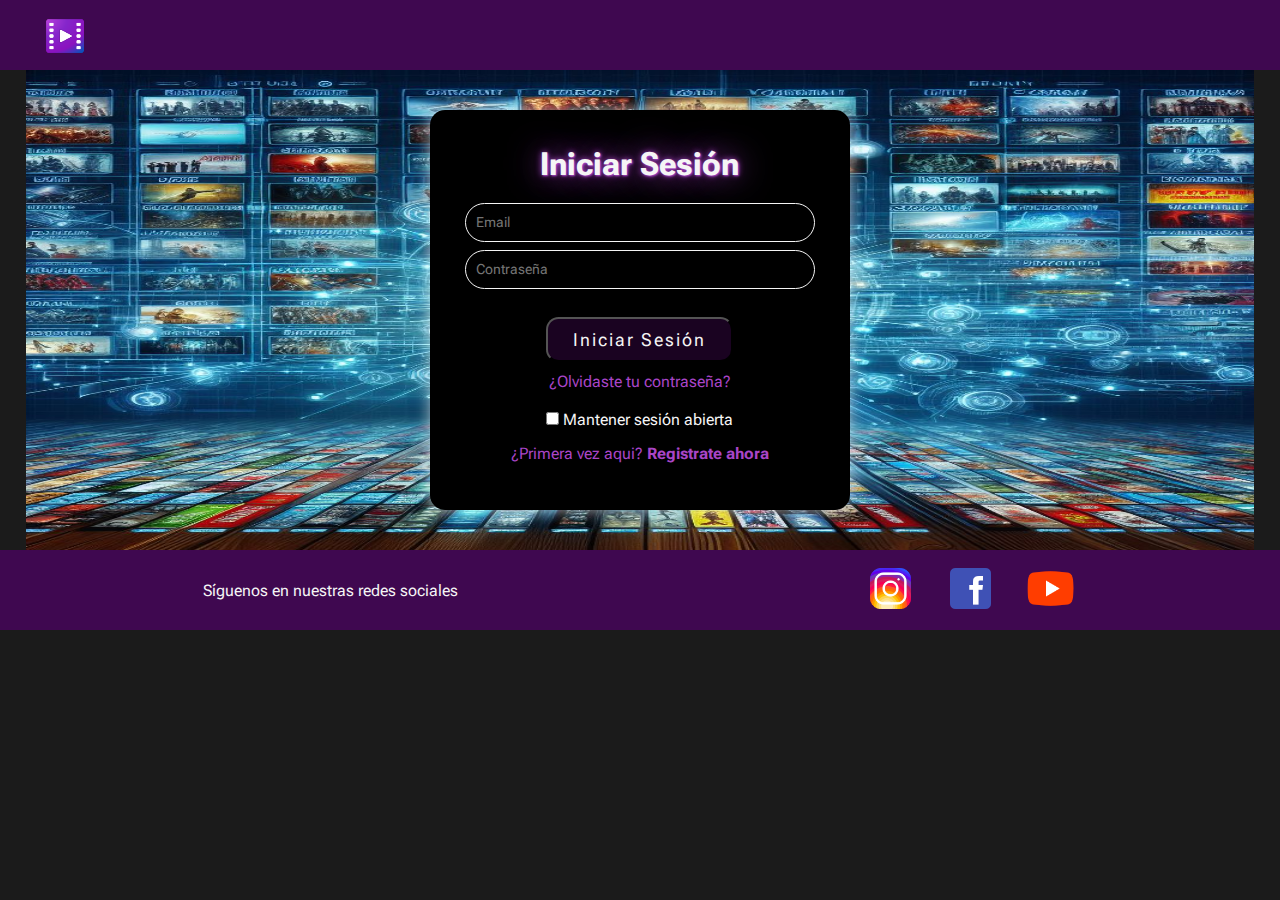
<file: registro/iniciar_sesion.html>
<!DOCTYPE html>
<html lang="en">
<head>
    <meta charset="UTF-8">
    <meta name="viewport" content="width=device-width, initial-scale=1.0">
    <link rel="icon" href="../img/icon/ARS.ico">
    <title>Registro</title>
    <link rel="preconnect" href="https://fonts.googleapis.com">
    <link rel="preconnect" href="https://fonts.gstatic.com" crossorigin>
    <link href="https://fonts.googleapis.com/css2?family=Roboto+Flex:opsz,wght@8..144,100..1000&display=swap" rel="stylesheet">
    <link rel="stylesheet" href="../css/estilos.css">

</head>
<body>
    <header class="barra-navegacion">
        <nav class="menu-navegacion">
            <a href="../index.html" name="Inicio">
            <img class="boton-home" src="../img/icon/icons-película-inicio.png" alt="Volver al Inicio"></a>
        </nav>
        </header>
    <main class="main-registro">
        <div class="contenedor-formulario sesion">
            <h1 class="titulo-contenedor">Iniciar Sesión</h1>
            <form action="#" method="post">
                <input class="items" type="email" name="Email" placeholder="Email" required>
                <input class="items" type="password" name="Contraseña" placeholder="Contraseña" required>
                <div><input class="boton-registrarse margin" type="submit" value="Iniciar Sesión"></div>
            </form>
            <a href="#">¿Olvidaste tu contraseña?</a>
            <br>
            <div class="checkbox">
                <input type="checkbox" name="Mantener sesión abierta" value="aceptado">
                Mantener sesión abierta
            </div>
            <a href="./registro.html">¿Primera vez aqui? <b>Registrate ahora</b></a>
        </div>
    </main>
    <footer class="footer">
        <p>Síguenos en nuestras redes sociales</p>
        <br>
        <ul class="botones-footer">
        <div><li><a href="https://www.instagram.com/"><img src="../img/icon/icons8-instagram-96.png" alt="icono de instagram" width="55px" height="55px" alt="boton de instagram"></a></li></div>
        <div><li><a href="https://www.facebook.com/?locale=es_LA"><img src="../img/icon/icons8-facebook-96.png" alt="icono de facebook" width="55px" height="55px" alt="boton de faceboock"></a></li></div>
        <div><li><a href="https://www.youtube.com/"><img src="../img/icon/icons8-youtube-96.png" alt="icono de youtube" width="55px" height="55px" alt="boton de youtube"></a></li></div>
        </ul>
    </footer>
    </body>

    </html>
</file>
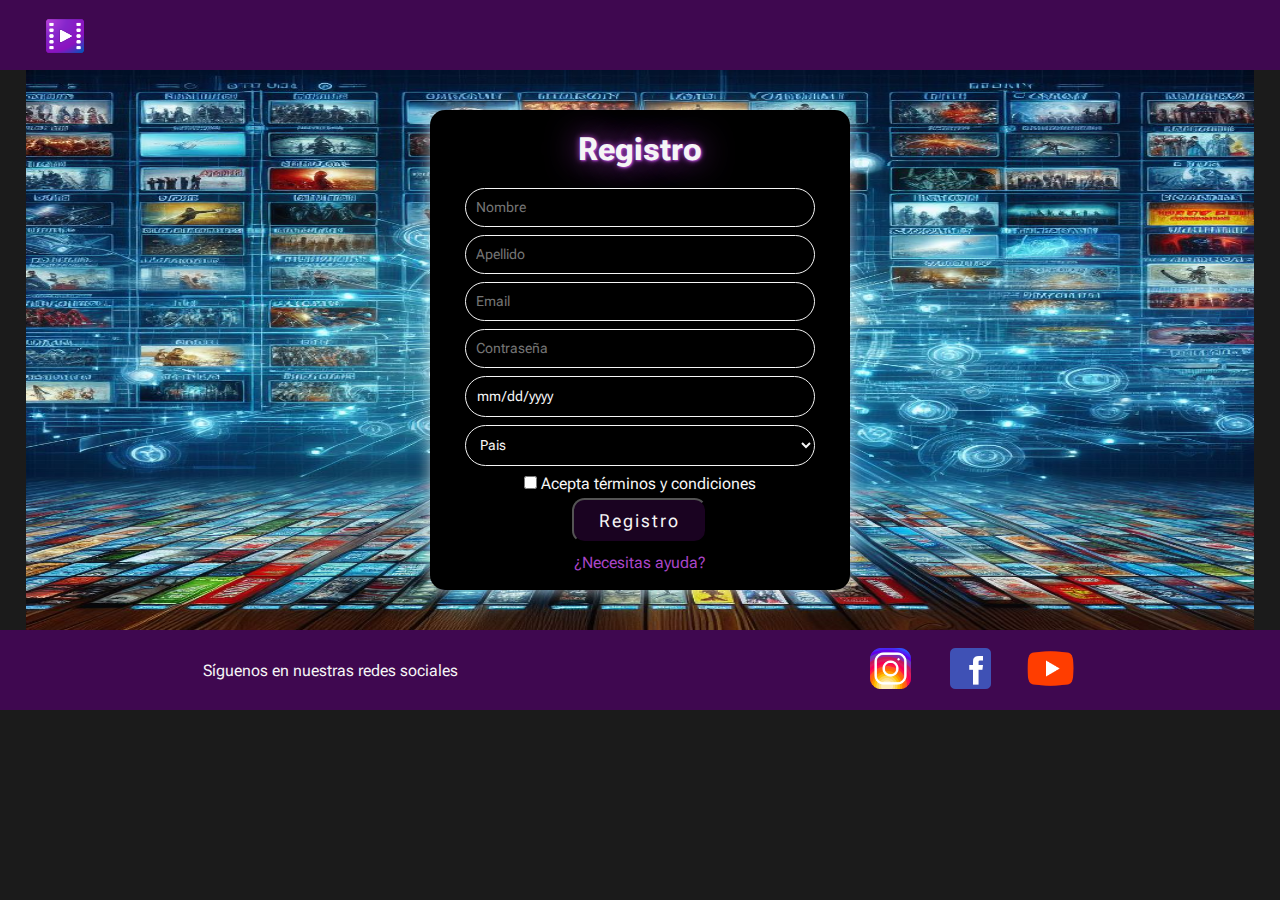
<file: registro/registro.html>
<!DOCTYPE html>
<html lang="en">
<head>
    <meta charset="UTF-8">
    <meta name="viewport" content="width=device-width, initial-scale=1.0">
    <link rel="icon" href="../img/icon/ARS.ico">
    <title>Registro</title>
    <link rel="preconnect" href="https://fonts.googleapis.com">
    <link rel="preconnect" href="https://fonts.gstatic.com" crossorigin>
    <link href="https://fonts.googleapis.com/css2?family=Roboto+Flex:opsz,wght@8..144,100..1000&display=swap" rel="stylesheet">
    <link rel="stylesheet" href="../css/estilos.css">

</head>
<body id="body-registro">
    <header class="barra-navegacion">
        <nav class="menu-navegacion">
            <a href="../index.html" name="Inicio">
                <img class="boton-home" src="../img/icon/icons-película-inicio.png"  alt="Volver al Inicio"></a>
            </nav>
    </header>
    <main class="main-registro">
        <div class="contenedor-formulario">
            <h1 class="titulo-contenedor">Registro</h1>
            <form action="#" method="post">
                <input class="items" type="text" name="Nombre" placeholder="Nombre" required>
                <input class="items" type="text" name="Apellido" placeholder="Apellido" required>
                <input class="items" type="email" name="Email" placeholder="Email" required>
                <input class="items" type="password" name="Contraseña" placeholder="Contraseña" required>
                <input class="items" type="date" name="FechaNacimiento"placeholder="Fecha Nac. DD/MM/AAAA" required>
                <select class="items" name="País" required>
                        <option value="País">Pais</option>
                        <option value="Argentina">Argentina</option>
                        <option value="Uruguay">Uruguay</option>
                        <option value="Perú">Perú</option>
                        <option value="Bolivia">Bolivia</option>
                </select>
                <div class="checkbox">
                    <input type="checkbox" name="TerminosYCondiciones" value="aceptado">
                    Acepta términos y condiciones
                </div>
                <div><input class="boton-registrarse" type="submit" value="Registro"></div>
            </form>
            <a href="#">¿Necesitas ayuda?</a>
        </div>
    </main>
    <footer class="footer">
        <p>Síguenos en nuestras redes sociales</p>
        <br>
        <ul class="botones-footer">
        <div><li><a href="https://www.instagram.com/"><img src="../img/icon/icons8-instagram-96.png" alt="icono de instagram" width="55px" height="55px" alt="boton de instagram"></a></li></div>
        <div><li><a href="https://www.facebook.com/?locale=es_LA"><img src="../img/icon/icons8-facebook-96.png" alt="icono de facebook" width="55px" height="55px" alt="boton de faceboock"></a></li></div>
        <div><li><a href="https://www.youtube.com/"><img src="../img/icon/icons8-youtube-96.png" alt="icono de youtube" width="55px" height="55px" alt="boton de youtube"></a></li></div>
    </ul>
</footer>
</body>
</html>
</file>
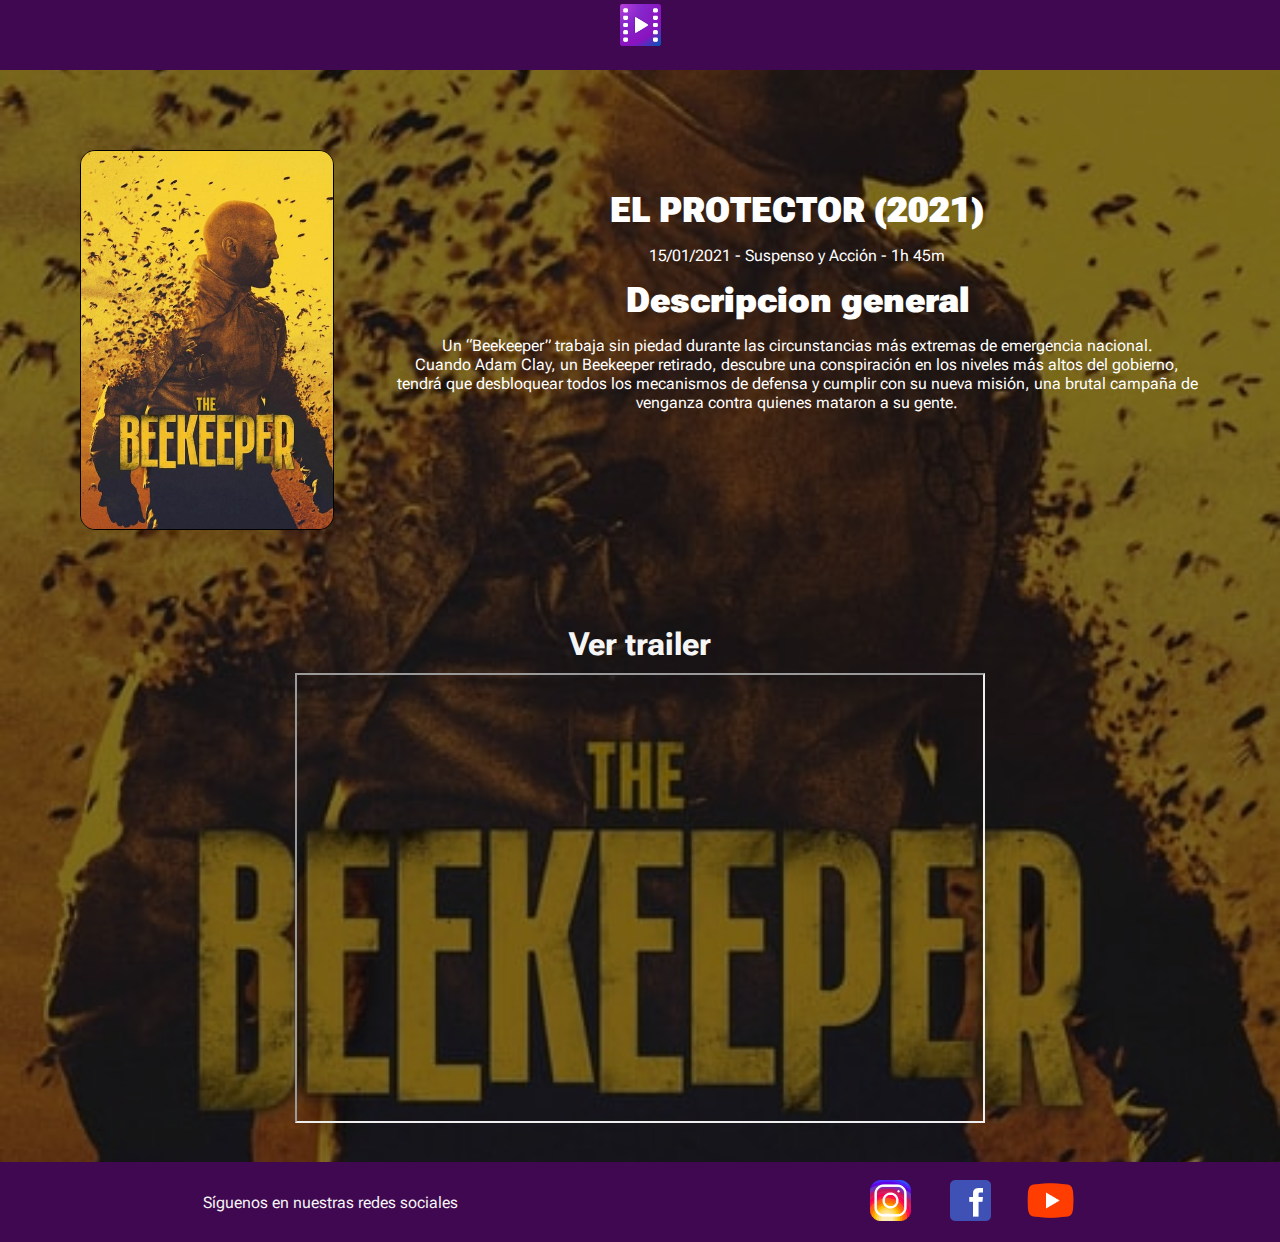
<file: registro/trailerPelicula.html>
<!DOCTYPE html>
<html lang="en">
<head>
    <meta charset="UTF-8">
    <meta name="viewport" content="width=device-width, initial-scale=1.0">
    <link rel="icon" href="../img/icon/ARS.ico">
    <title>Pelicula</title>
    <link rel="preconnect" href="https://fonts.googleapis.com">
    <link rel="preconnect" href="https://fonts.gstatic.com" crossorigin>
    <link href="https://fonts.googleapis.com/css2?family=Roboto+Flex:opsz,wght@8..144,100..1000&display=swap" rel="stylesheet">
    <link rel="stylesheet" href="../css/estilos.css">

</head>
    <body class="body-trailer">
        <header class="barra-navegacion">
            <nav class="menu-navegacion-trailer">
                <a href="../index.html" name="Inicio">
                <img class="boton-home-trailer" src="../img/icon/icons-película-inicio.png"  alt="Volver al Inicio"></a>
            </nav>
        </header>
        <main class="main-contenedor">

            <section class="section-trailer">

                <div class="contenedor-info-trailer">

                    <img class="img1" src="../img/peli_1.jpg" alt="The beekeper">
                    
                    <div class="info-trailer">
                        <div><h2 class="titulo-trailer-2"><strong>EL PROTECTOR (2021)</strong></h2></div>
                        <div><P class="p-trailer">15/01/2021 - Suspenso y Acción - 1h 45m</P></div>
                        <div><h2 class="titulo-trailer-2"><strong>Descripcion general</strong></h2></div>
                        <div><P class="p-trailer">Un “Beekeeper” trabaja sin piedad durante las circunstancias más extremas de emergencia nacional.
                            <br>Cuando Adam Clay, un Beekeeper retirado, descubre una conspiración en los niveles más altos del gobierno, 
                            tendrá que desbloquear todos los mecanismos de defensa y cumplir con su nueva misión, una brutal campaña 
                            de venganza contra quienes mataron a su gente.</P></div>
                    </div>
                </div>
            </section>
<!-------   Video   --------------->
            <section class="contenedor-video">
                <div>
                    <h2 class="titulo-trailer-2">Ver trailer</h2>
                    <iframe src="https://www.youtube.com/embed/J2pWkhP3ou0?si=nimkABiuX-rCX7fl" frameborder="2" allow="autoplay;"
                    title="The Beekeeper" frameborder="2"></iframe>
                </div>
            </section>
        </main>
        <footer class="footer">
            <p>Síguenos en nuestras redes sociales</p>
            <br>
            <ul class="botones-footer">
            <div><li><a href="https://www.instagram.com/"><img src="../img/icon/icons8-instagram-96.png" alt="icono de instagram" width="55px" height="55px" alt="boton de instagram"></a></li></div>
            <div><li><a href="https://www.facebook.com/?locale=es_LA"><img src="../img/icon/icons8-facebook-96.png" alt="icono de facebook" width="55px" height="55px" alt="boton de faceboock"></a></li></div>
            <div><li><a href="https://www.youtube.com/"><img src="../img/icon/icons8-youtube-96.png" alt="icono de youtube" width="55px" height="55px" alt="boton de youtube"></a></li></div>
            </ul>
        </footer>
    </body>
</html>
</file>
<file: css/estilos.css>
* {
    margin: 0;
    padding: 0;
    box-sizing: border-box;
    font-family: "Roboto Flex", sans-serif;
    }
::-webkit-scrollbar{
    width: 7px;
} 

::-webkit-scrollbar-track {
    background:  rgb(27, 27, 27);
}

::-webkit-scrollbar-thumb{
    background:#3f0850;
    border-radius: 5px;
} 

::-webkit-scrollbar-thumb:hover {
    background:#a945c7;
}

.barra-navegacion{
    background-color: #3f0850;
    position:sticky;
    height: 70px;
}

.menu-navegacion{
    display: flex;
    justify-content: space-between;
    align-items: center;
    margin-left:10px;
    margin-right: 10px;
    padding: 1em 0em;
}

.boton-home{
    margin-left: 30px;
    margin-bottom: 20px;
    width:50px;
    height:40px;
    cursor: pointer;
    display: flex;
    justify-content: center;
    align-items: center;
}

.item-lista{
    list-style: none;
    display: flex;
    align-items: center;
}

.boton-nav a{
    text-decoration: none;
    color: whitesmoke;
    text-shadow: 1px 1px 2px #a945c7, 0 0 1em #a945c7, 0 0 0.2em #a945c7;    
}

.boton-nav{
    display: inline-block;
    padding: 10px 25px;
    letter-spacing: 2px;
    text-decoration: none;
    font-size: 15px;
    overflow: hidden;
    transition: 0,2s;
    background: #1a0321;
    border-radius: 0.8em;
    cursor: pointer;
}

.boton-nav:hover{
    background: #a945c7;
    box-shadow: 0 0 5px #a945c7, 0 0 10px #a945c7, 0 0 30px #a945c7;
    transition-delay: 0.1s;
}

body{ 
    background-color: rgb(27, 27, 27);
    color: whitesmoke;
}

.titulo-section{
    text-align: center;
    padding-top: 25px;
    border-top: #a945c7 solid 1px;
    font-size: 35px;
    color: whitesmoke;
    text-shadow: 1px 1px 2px #a945c7, 0 0 1em #a945c7, 0 0 0.2em #a945c7;
}

/*CSS de la pagina registro*/

.main-registro{
    display: flex;
    justify-content: center;
    align-items: center;
    min-height: calc(100vh - 60px -70px); /* Ajusta la altura según las alturas del navegador y del pie de página */
    background-image: url(../img/background\ registro.jpg);
    background-repeat: no-repeat;
    background-size: 100% 100%;
    width: 96%;
    margin: auto;
}
.contenedor-formulario {
    align-self: center;
    margin: 40px;
    text-decoration: none;
    background-color: black;
    border-radius: 15px;
    display: flex;
    align-items: center;
    flex-direction: column;
    width: 420px;
    height: 480px;
    text-align: center;
    box-shadow: 0 0 15px rgba(245, 243, 243, 0.692);
}
.sesion{
    height: 400px;
    padding-top: 15px;
}
.titulo-contenedor{
    margin: 20px 0px;
    color: whitesmoke;
    font-size: 2em;
    text-shadow: 1px 1px 2px #a945c7, 0 0 1em #a945c7, 0 0 0.2em #a945c7;
}
.items {
    border-radius: 30px;
    padding: 10px;
    font-size: 0.9em;
    font-weight: 300px;
    width: 350px;
    margin-bottom: 8px;
    border: 1px solid whitesmoke;
    background-color: black;
    outline: none;
    color: whitesmoke;
}
.checkbox {
    color: whitesmoke;
    margin-bottom: 5px;
}
.contenedor-formulario a {
    text-decoration: none;
    color: #a945c7;
    margin-top: 10px;
}
.boton-registrarse{
    padding: 10px 25px;
    color: whitesmoke;
    letter-spacing: 2px;
    text-decoration: none;
    font-size: 18px;
    overflow: hidden;
    transition: 0,2s;
    background: #1a0321;
    border-radius: 0.7em;
    cursor: pointer;
}
.margin{
    margin-top: 20px;
}
.boton-registrarse:hover{
    background: #a945c7;
    box-shadow:0 0 5px #a945c7, 0 0 10px #a945c7, 0 0 30px #a945c7;
    transition-delay: 0.1s;
}

/* FIN CSS de la pagina registro*/

/*CSS del contenido del inicio*/

.section-inicio {
    margin: 20px 20px;
}

h1{
    font-size: 1.5em;
    margin-bottom: 70px;
}
h2{
    font-size: 1.2em;
}
.sinBorde{
    border: none;
}
.buscadorInicio{
    justify-items: end;
    margin: 10px 0px 130px 0px;
    
}
.buscadorPeliculas{
    display: flex;
    align-items: center;
    justify-content: center;
}
.inputBuscador{
    margin: 10px;
    height: 50px;
    width: 500px;
    border-radius: 30px;
    border: black;
    padding-left: 2%;
    margin-top: 12px;
}
.botonBuscador{
    background-color: #3f0850;
    border-color: black;
    border-radius: 40px;
    color: antiquewhite;
    font-size: 130%;
    height: 50px;
    width: 150px;
    position: relative;
}
.botonBuscador:hover{
    box-shadow:
    5px 5px 5px black;
}

.contenido-section-inicio{
    margin-top: 20px;
    padding-top: 100px;
    font-size: 40px;
    justify-content: center;
    align-items: center;
    text-align: center;
    background-position: center;
    background-size: 98%;
    height:480px;
    background-image: url(../img/background2.jpg);
    background-repeat: no-repeat;
    border-radius: 10px;
    text-shadow: 1px 1px 2px #a945c7, 0 0 1em #a945c7, 0 0 0.2em #a945c7;
}

/*FIN del siction Inicio*/

/*Inicio pagina trailer*/

.menu-navegacion-trailer {
    display: flex;
    justify-content: center;
    align-items: center;
}

.boton-home-trailer {
    width: 55px;
    height: 50px;
}

.section-trailer {
    text-align: center;
    padding: 10px;
}

.body-trailer {
    position: relative;
    min-height: 100%vh;
    background-image: url(../img/peli_1.jpg);
    background-position: center center;
    background-attachment: fixed;
    background-repeat: no-repeat;
    background-size: cover;
}

.body-trailer::before {
    content: "";
    position: absolute;
    top: 0;
    left: 0;
    width: 100%;
    height: 100%;
    background-color: rgba(0, 0, 0, 0.5); 
    z-index: -1;
}

.section-trailer,
.info-trailer,
.titulo-trailer-2,
.contenedor-info-trailer,
.imagen-trailer,
.img1,
.contenedor-video {
    position: relative;
    z-index: 2; 
}


.info-trailer{
    margin-top: 40px;
    display: flex;
    justify-content: left;
    flex-direction: column;
    color: white;
    gap: 15px;
}


.titulo-trailer-2{
    font-size: 35px;
}

.contenedor-info-trailer{
    display: flex;
    justify-content: space-between;
    gap: 60px;
    margin:70px;
}

.imagen-trailer{
    border-radius: 15px;
    border:1.5px solid black;
    margin-top: 30px;
}

.img1{
    width: 300px;
    height: 380px;
    border: solid black 1px;
    
}

.contenedor-video{
    text-align: center;
    display: flex;
    justify-content: center;
    flex-direction: column;
    padding: 5px;
    margin-bottom: 30px;
}
.contenedor-video h2{
    font-size: 2em;
    margin: 10px;
}
iframe {
    height: 450px;
    width: 690px;
}
/*FIN pagina Trailer*/

/*Inicio section tendencias*/
.section-tendencias{
    color: whitesmoke;
    justify-content: start;
    display: flex;
    flex-wrap: wrap;
    align-items: center;
    text-align: center;
    flex-direction: initial;
    margin: 15px 30px;
    padding: 10px 20px;;
    background-size: 98%;
}
.section-tendencias .card-peliculas {
    font-size: 15px;
}
.card-peliculas{
    background-color: rgba(0, 0, 0, 0.872);
    border-radius: 20px;
    width: 230px;
    height: 390px;
    padding: 5px;
    margin: 5px;
    transition: 0.1s;
    text-decoration: none;
    overflow: hidden;
}
.card-peliculas:hover{
    transform: scale(1.05);
    transition: 0.3s;
    background:#3f0850;
    box-shadow: 0 0 0 0.3px whitesmoke;
    overflow: hidden;
}
.titulo-pelicula{
    padding-top: 10px;
    color: whitesmoke;
    font-size: 1.5em;
}
img {
    border-radius: 15px;
}

/*Fin setion Tendencias*/

/*Inicio section Clasicas*/
.peliculas-clasicas{
    justify-content: center;
    display: flex;
    align-items: center;
    text-align: center;
    flex-direction: row;
    margin: 30px 30px;
}
.swiffy-slider{
    display: flex;
    justify-content: center;
    align-items: center;
    text-align: center;
}
.slider-container {
    display: flex;
    flex-direction: row;
    border-radius: 15px;
    width: 700px;
    height: 360px;
    overflow: hidden;
}
.slider-pelicula{
    display: flex;
    justify-content: center;
    width: 700px;
    gap: 100px;
    align-items: center;
    text-align: justify;
}
.descripcion-peli-clasica {
    font-size: 1.2em;
}
/*FIN Section clasicas*/

/*css del footer*/

.footer{
    height: 80px;
    font-size: 1em;
    color: whitesmoke;
    display: flex;
    justify-content: space-evenly;
    align-items: center;
    padding: 1em 0em;
    background: #3f0850;
    text-decoration: none;
    position: static;
    left: 0;
    width: 100%;
    z-index: 1;
    bottom: 0;
    width: 100%;
}
.footer ul{
    list-style: none;
    display: flex;
    align-items: center;
    cursor: pointer;
}
.botones-footer {
    gap: 25px;
}


/*-------------------breackpoint---------------------*/


@media (max-width:800px){

    .barra-navegacion{
        height: 60px;
        }

    .menu-navegacion{
        justify-content:center;
        padding: 0.5em 0em;
    }

    .boton-nav{
        padding: 8px 20px;
        letter-spacing: 1px;
        font-size: 1em;
    }

    h1{
        font-size: 1em;
    }

    h2{
        font-size: 0.8em;
    }

    .titulo-section{
        padding-top: 20px;
        font-size: 40px;
    }

    .contenido-section-inicio{
        padding-top: 50px;
        font-size: 55px;
        background-size: 95%;
        height:320px;
    }

    .sinBorde{
        position: relative;
        margin-top:80px ;
    }

    .buscadorPeliculas{
        margin-top: 25px;
    }
    
    .section-tendencias{
        justify-content: space-between;
        flex-direction: row;
    }

    .card-peliculas{
        width: 230px;
        height: 330px;
        padding: 5px;
        margin: 0px;
    }

    .card-peliculas img {
        width: 210px;
        height: 270px;
    }

    .descripcion-peli-clasica {
        display: none;
    }
    .peliculas-clasicas{
        margin: 50px;
    }
    
    .swiffy-slider{
        margin: auto;
    }
    
    .slider-container {
        border-radius: 5px;
        width: 310px;
        height: 350px;
    }
    
    .slider-pelicula{
        width: 300px;
        gap: 100px;
    }
    
    .slider-pelicula img {
        width: 250px;
        height: 340px;
    }
    
    .footer{
        font-size: 1.2em;
    }
    
    .botones-footer {
        gap: 10px;
    }

    .contenedor-info-trailer{
        display: flex;
        justify-content: left;
        flex-direction: column;
    }
    .img1{
        align-self: center;
    }
    

}
/*------------------------------------------------------*/
@media (max-width:623px){

    h1{
        font-size: 0.7em;
    }

    h2{
        font-size: 0.5em;
    }

}
/*------------------------------------------------------*/
@media (max-width:590px){
.titulo-trailer-2{
    font-size: 28px;
}   
.p-trailer{
    font-size: 22px;
}
.img1{
    width: 250px;
    height: 330px;
}
iframe{
    height: 450px;
    width: 90%;
    
}

}
/*----------------------------------------------------------------------*/
@media (max-width:564px){

    .boton-home{
        position: relative;
        margin-left: 4px;
        margin-top: 2px;
        margin-bottom: 50px;
        width:40px;
        height:30px;
    }
    
    .boton-nav{
        padding: 2px 2px;
        margin-right: 0.5px;
        font-size: 1.05em;
        border-radius: 0.5em;
        margin-bottom: 15px;
    }
    
    .inputBuscador{
        width: 350px;
    }

    .botonBuscador{
        height: 50px;
        width: 120px;
    }

    h1{
        font-size: 0.8em;
    }

    h2{
        font-size: 0.7em;
    }

    .contenido-section-inicio{
        padding-top: 20px;
        font-size: 35px;
        height:200px;
        background-image:none;
    }

    .sinBorde{
        border-top: 1px #a945c7 solid;
        padding-top: 90px;
        font-size: 30px;
    }

    .buscadorPeliculas{
        margin-top: 25px;
    }
    
    .section-tendencias{
        justify-content: space-between;
        flex-direction: row;
    }

    .section-tendencias{
        justify-content: space-between;
        flex-direction: row;
        margin: 30px 30px;
        padding: 10px 20px;
    }

    .card-peliculas{
        width: 160px;
        height: 250px;
        padding: 2px;
        margin: 2px;
    }

    .titulo-pelicula{
        padding-top: 10px;
    }

    .titulo-pelicula{
        font-size: 0.8em;
        padding-top: 7px;
    }
    
    .card-peliculas img {
        width: 150px;
        height: 220px;
    }

    .descripcion-peli-clasica {
        display: none;
    }
    .peliculas-clasicas{
        margin: 30px;
    }
    
    .swiffy-slider{
        margin: auto;
    }
    
    .slider-container {
        width: 250px;
        height: 275px;
    }
    
    .slider-pelicula{
        width: 220px;
        gap: 50px;
    }

    .slider-pelicula img{
        width: 190px;
        height: 270px;
    }

    .descripcion-peli-clasica {
        font-size: 1.2em;
    }
    
    .footer{
        font-size: 1em;
    }
    
    .footer img{
        width: 35px;
        height: 35px;
    }
    
    .botones-footer {
        gap: 15px;
    }
}
/*------------------------------------------------------*/
@media (max-width:427px){

    .boton-nav{
        padding: 2px;
        margin-right: 0.1px;
        font-size: 13px;
        border-radius: 0.2em;
        margin-bottom: 10px;
    }

    .contenido-section-inicio{
        font-size: 2em;
        height:200px;
        background-image: none;
    }

    .main-registro{
        background-image: none;
        width: 90%;
    }
    
    .sesion{
        height: 400px;
        padding-top: 15px;
    }
    
    .titulo-contenedor{
        margin: 20px 0px;
        font-size: 2.3em;
    }
    
    .items {
        border-radius: 20px;
        padding: 10px;
        font-size: 0.8em;
        font-weight: 270px;
        width: 250px;
    }

    .inputBuscador{
        width: 250px;
        height: 40px ;
    }

    .botonBuscador{
        width: 80px;
        height: 40px;
    }

    .section-tendencias{
        flex-direction: column;
    }
    .titulo-section{
        padding-top: 20px;
        font-size: 30px;
    }

    h2{
        font-size: 0.7em;
    }

    .card-peliculas{
        width: 180px;
        height: 270px;
    }

    .titulo-pelicula{
        font-size: medium;
        padding-top: 10px;
        color: whitesmoke;
    }
    
    .card-peliculas img {
        width: 160px;
        height: 230px;
    }

    .descripcion-peli-clasica {
        display: none;
    }
    
    
    .slider-container {
        width: 210px;
        height: 230px;
    }
    
    .slider-pelicula{
        width: 220px;
    }

    .slider-pelicula img{
        width: 160px;
        height: 220px;
    }
    
    .footer{
        font-size: 0.8em;
    }
    
    .botones-footer {
        gap: 5px;
    }

    /*-----------------------------------*/
    @media (max-width:360px){
    
.boton-nav{
    padding: 2px;
    font-size: 10px;
    margin-bottom: 10px;
    }
    
}
.buscadorInicio{
    margin: 10px 0px 50px 0px;
}

}
</file>
